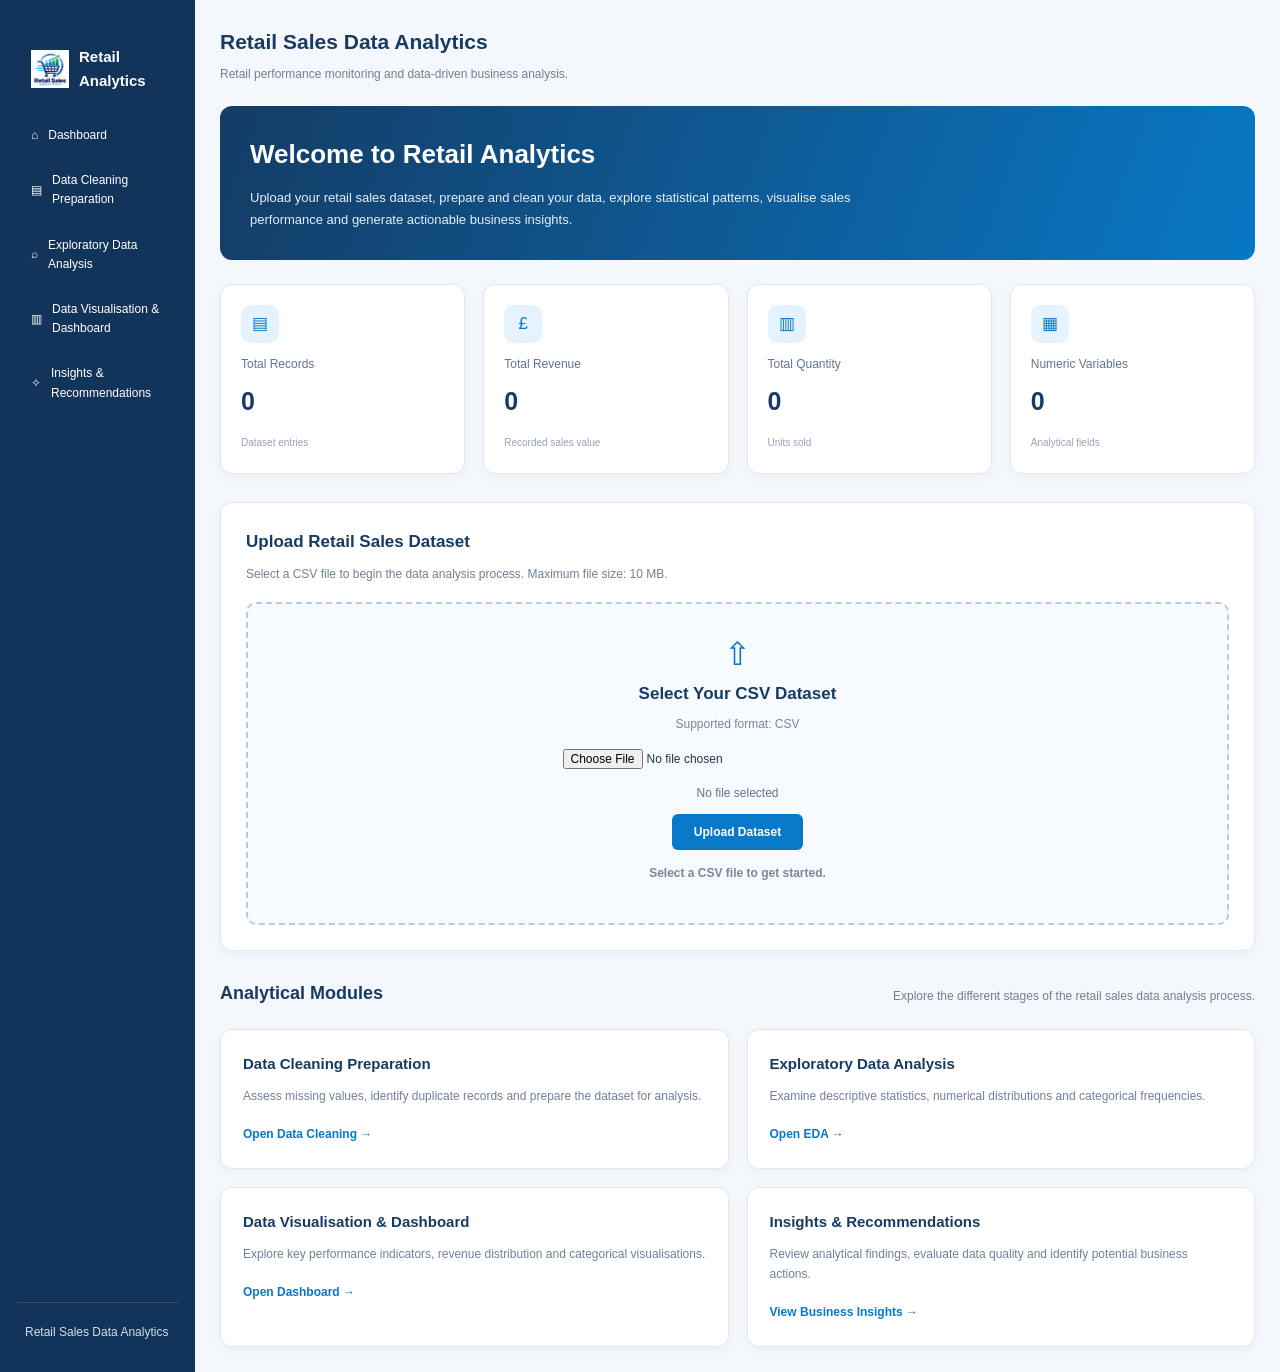
<file: frontend/index.html>
<!DOCTYPE html>
<html lang="en">

<head>
    <meta charset="UTF-8">
    <meta name="viewport" content="width=device-width, initial-scale=1.0">

    <title>Retail Sales Data Analytics</title>

    <link rel="stylesheet" href="css/style.css">

    <style>
        * {
            box-sizing: border-box;
        }

        body {
            margin: 0;
            background: #f4f7fb;
        }

        .app-container {
            display: flex;
            min-height: 100vh;
            width: 100%;
        }

        /* SIDEBAR */

        .sidebar {
            width: 195px;
            min-width: 195px;
            flex: 0 0 195px;
            min-height: 100vh;
            overflow: hidden;
        }

        .sidebar-brand {
            display: flex;
            align-items: center;
            gap: 10px;
            padding: 20px 14px;
        }

        .sidebar-brand img {
            width: 38px !important;
            height: 38px !important;
            max-width: 38px !important;
            object-fit: contain;
            flex-shrink: 0;
        }

        .sidebar-brand h2 {
            font-size: 15px;
            margin: 0;
        }

        .sidebar-nav a {
            display: flex;
            align-items: center;
            gap: 10px;
            padding: 13px 14px;
            font-size: 12px;
            text-decoration: none;
        }

        /* MAIN CONTENT */

        .main-content {
            flex: 1;
            min-width: 0;
            width: calc(100% - 195px);
            padding: 25px;
            overflow: hidden;
        }

        .topbar {
            display: flex;
            align-items: center;
            justify-content: space-between;
            margin-bottom: 22px;
        }

        .topbar h2 {
            color: #173b62;
            font-size: 21px;
            margin: 0 0 6px;
        }

        .topbar p {
            color: #718096;
            font-size: 12px;
            margin: 0;
        }

        .page-content {
            max-width: 1400px;
            margin: auto;
        }

        /* WELCOME BANNER */

        .welcome-section {
            display: flex;
            align-items: center;
            justify-content: space-between;
            min-height: 150px;
            padding: 28px 30px;
            margin-bottom: 24px;
            border-radius: 12px;
            background: linear-gradient(110deg, #143c65, #0878c5);
            color: white;
        }

        .welcome-section h1 {
            color: white;
            font-size: 26px;
            margin: 0 0 12px;
        }

        .welcome-section p {
            color: #e4effa;
            max-width: 650px;
            font-size: 13px;
            line-height: 1.7;
            margin: 0;
        }

        /* KPI CARDS */

        .stats-grid {
            display: grid !important;
            grid-template-columns: repeat(4, minmax(0, 1fr));
            gap: 18px;
            margin: 20px 0 28px;
        }

        .stat-card {
            min-width: 0;
            padding: 20px;
            background: white;
            border: 1px solid #e0e7f0;
            border-radius: 12px;
            box-shadow: 0 3px 12px rgba(20, 50, 85, 0.04);
        }

        .stat-icon {
            display: flex;
            align-items: center;
            justify-content: center;
            width: 38px;
            height: 38px;
            border-radius: 9px;
            background: #e5f2ff;
            color: #0879c9;
            font-size: 17px;
        }

        .stat-card p {
            color: #64748b;
            font-size: 12px;
            margin: 12px 0 7px;
        }

        .stat-card h2 {
            color: #173b62;
            font-size: 25px;
            margin: 7px 0;
            overflow-wrap: anywhere;
        }

        .stat-card small {
            color: #94a3b8;
            font-size: 10px;
        }

        /* CSV UPLOAD */

        .upload-section {
            padding: 25px;
            margin-bottom: 25px;
            background: white;
            border: 1px solid #e0e7f0;
            border-radius: 12px;
            box-shadow: 0 3px 12px rgba(20, 50, 85, 0.04);
        }

        .upload-section h3 {
            color: #173b62;
            font-size: 17px;
            margin: 0 0 8px;
        }

        .upload-section > p {
            color: #718096;
            font-size: 12px;
            line-height: 1.7;
        }

        .upload-area {
            margin-top: 18px;
            padding: 25px;
            text-align: center;
            background: #f7faff;
            border: 2px dashed #b7cce2;
            border-radius: 10px;
        }

        .upload-area input[type="file"] {
            display: block;
            width: 100%;
            max-width: 350px;
            margin: 15px auto;
            font-size: 12px;
        }

        .upload-area button {
            padding: 11px 22px;
            border: none;
            border-radius: 6px;
            background: #0879c9;
            color: white;
            font-size: 12px;
            font-weight: 600;
            cursor: pointer;
        }

        .upload-area button:hover {
            background: #0666a9;
        }

        .upload-area button:disabled {
            opacity: 0.6;
            cursor: not-allowed;
        }

        #fileName {
            display: block;
            margin: 10px 0;
            color: #64748b;
            font-size: 12px;
        }

        .upload-status {
            margin-top: 14px;
            font-size: 12px;
            line-height: 1.6;
        }

        .upload-status.success {
            color: #16865e;
        }

        .upload-status.error {
            color: #dc3545;
        }

        .upload-status.loading {
            color: #0879c9;
        }

        /* MODULE CARDS */

        .section-heading {
            margin: 28px 0 15px;
        }

        .section-heading h3 {
            color: #173b62;
            font-size: 18px;
            margin: 0 0 6px;
        }

        .section-heading p {
            color: #718096;
            font-size: 12px;
            margin: 0;
        }

        .module-grid {
            display: grid;
            grid-template-columns: repeat(2, minmax(0, 1fr));
            gap: 18px;
        }

        .module-card {
            display: block;
            padding: 22px;
            background: white;
            border: 1px solid #e0e7f0;
            border-radius: 12px;
            text-decoration: none;
            box-shadow: 0 3px 12px rgba(20, 50, 85, 0.04);
            transition: transform 0.2s, box-shadow 0.2s;
        }

        .module-card:hover {
            transform: translateY(-3px);
            box-shadow: 0 7px 18px rgba(20, 50, 85, 0.09);
        }

        .module-card h3 {
            color: #173b62;
            font-size: 15px;
            margin: 0 0 10px;
        }

        .module-card p {
            color: #718096;
            font-size: 12px;
            line-height: 1.7;
            margin: 0 0 14px;
        }

        .module-link {
            color: #0879c9;
            font-size: 12px;
            font-weight: 600;
        }

        /* RESPONSIVE */

        @media (max-width: 1050px) {
            .stats-grid {
                grid-template-columns: repeat(2, minmax(0, 1fr));
            }
        }

        @media (max-width: 750px) {
            .app-container {
                display: block;
            }

            .sidebar {
                width: 100%;
                min-width: 0;
                min-height: auto;
                flex: none;
            }

            .main-content {
                width: 100%;
                padding: 16px;
            }

            .module-grid {
                grid-template-columns: 1fr;
            }

            .welcome-section {
                padding: 22px;
            }
        }

        @media (max-width: 480px) {
            .stats-grid {
                grid-template-columns: 1fr;
            }
        }
    </style>

</head>

<body>

<div class="app-container">

    <!-- SIDEBAR -->

    <aside class="sidebar">

        <div class="sidebar-brand">

            <img
                src="assets/logo.png"
                alt="Retail Analytics Logo"
            >

            <h2>Retail Analytics</h2>

        </div>

        <nav class="sidebar-nav">

            <a href="index.html" class="active">
                <span>⌂</span>
                Dashboard
            </a>

            <a href="cleaning.html">
                <span>▤</span>
                Data Cleaning Preparation
            </a>

            <a href="eda.html">
                <span>⌕</span>
                Exploratory Data Analysis
            </a>

            <a href="dashboard.html">
                <span>▥</span>
                Data Visualisation & Dashboard
            </a>

            <a href="insights.html">
                <span>✧</span>
                Insights & Recommendations
            </a>

        </nav>

        <div class="sidebar-footer">
            <p>Retail Sales Data Analytics</p>
        </div>

    </aside>


    <!-- MAIN CONTENT -->

    <main class="main-content">

        <!-- TOPBAR -->

        <header class="topbar">

            <div>

                <h2>Retail Sales Data Analytics</h2>

                <p>
                    Retail performance monitoring and data-driven
                    business analysis.
                </p>

            </div>

        </header>


        <section class="page-content">


            <!-- WELCOME BANNER -->

            <div class="welcome-section">

                <div>

                    <h1>Welcome to Retail Analytics</h1>

                    <p>
                        Upload your retail sales dataset, prepare and
                        clean your data, explore statistical patterns,
                        visualise sales performance and generate
                        actionable business insights.
                    </p>

                </div>

            </div>


            <!-- KPI CARDS -->

            <div class="stats-grid">

                <div class="stat-card">

                    <div class="stat-icon">▤</div>

                    <p>Total Records</p>

                    <h2 id="totalRecords">0</h2>

                    <small>Dataset entries</small>

                </div>


                <div class="stat-card">

                    <div class="stat-icon">£</div>

                    <p>Total Revenue</p>

                    <h2 id="totalRevenue">0</h2>

                    <small>Recorded sales value</small>

                </div>


                <div class="stat-card">

                    <div class="stat-icon">▥</div>

                    <p>Total Quantity</p>

                    <h2 id="totalQuantity">0</h2>

                    <small>Units sold</small>

                </div>


                <div class="stat-card">

                    <div class="stat-icon">▦</div>

                    <p>Numeric Variables</p>

                    <h2 id="totalColumns">0</h2>

                    <small>Analytical fields</small>

                </div>

            </div>


            <!-- CSV UPLOAD SECTION -->

            <div class="upload-section">

                <h3>Upload Retail Sales Dataset</h3>

                <p>
                    Select a CSV file to begin the data analysis process.
                    Maximum file size: 10 MB.
                </p>

                <div class="upload-area">

                    <div style="font-size:32px;color:#0879c9;">
                        ⇧
                    </div>

                    <h3>Select Your CSV Dataset</h3>

                    <p>
                        Supported format: CSV
                    </p>

                    <input
                        type="file"
                        id="csvFile"
                        accept=".csv,text/csv"
                    >

                    <span id="fileName">
                        No file selected
                    </span>

                    <button
                        id="uploadButton"
                        type="button"
                        onclick="uploadCSV()"
                    >
                        Upload Dataset
                    </button>

                    <p
                        id="uploadStatus"
                        class="upload-status"
                        aria-live="polite"
                    >
                        Select a CSV file to get started.
                    </p>

                </div>

            </div>


            <!-- ANALYTICAL MODULES -->

            <div class="section-heading">

                <h3>Analytical Modules</h3>

                <p>
                    Explore the different stages of the retail
                    sales data analysis process.
                </p>

            </div>


            <div class="module-grid">


                <!-- DATA CLEANING -->

                <a href="cleaning.html" class="module-card">

                    <h3>Data Cleaning Preparation</h3>

                    <p>
                        Assess missing values, identify duplicate
                        records and prepare the dataset for analysis.
                    </p>

                    <span class="module-link">
                        Open Data Cleaning →
                    </span>

                </a>


                <!-- EDA -->

                <a href="eda.html" class="module-card">

                    <h3>Exploratory Data Analysis</h3>

                    <p>
                        Examine descriptive statistics, numerical
                        distributions and categorical frequencies.
                    </p>

                    <span class="module-link">
                        Open EDA →
                    </span>

                </a>


                <!-- DASHBOARD -->

                <a href="dashboard.html" class="module-card">

                    <h3>Data Visualisation & Dashboard</h3>

                    <p>
                        Explore key performance indicators, revenue
                        distribution and categorical visualisations.
                    </p>

                    <span class="module-link">
                        Open Dashboard →
                    </span>

                </a>


                <!-- INSIGHTS -->

                <a href="insights.html" class="module-card">

                    <h3>Insights & Recommendations</h3>

                    <p>
                        Review analytical findings, evaluate data
                        quality and identify potential business actions.
                    </p>

                    <span class="module-link">
                        View Business Insights →
                    </span>

                </a>

            </div>


        </section>

    </main>

</div>


<!-- CSV UPLOAD JAVASCRIPT -->

<script src="js/main.js"></script>
<script src="js/upload.js"></script>

</body>

</html>
</file>
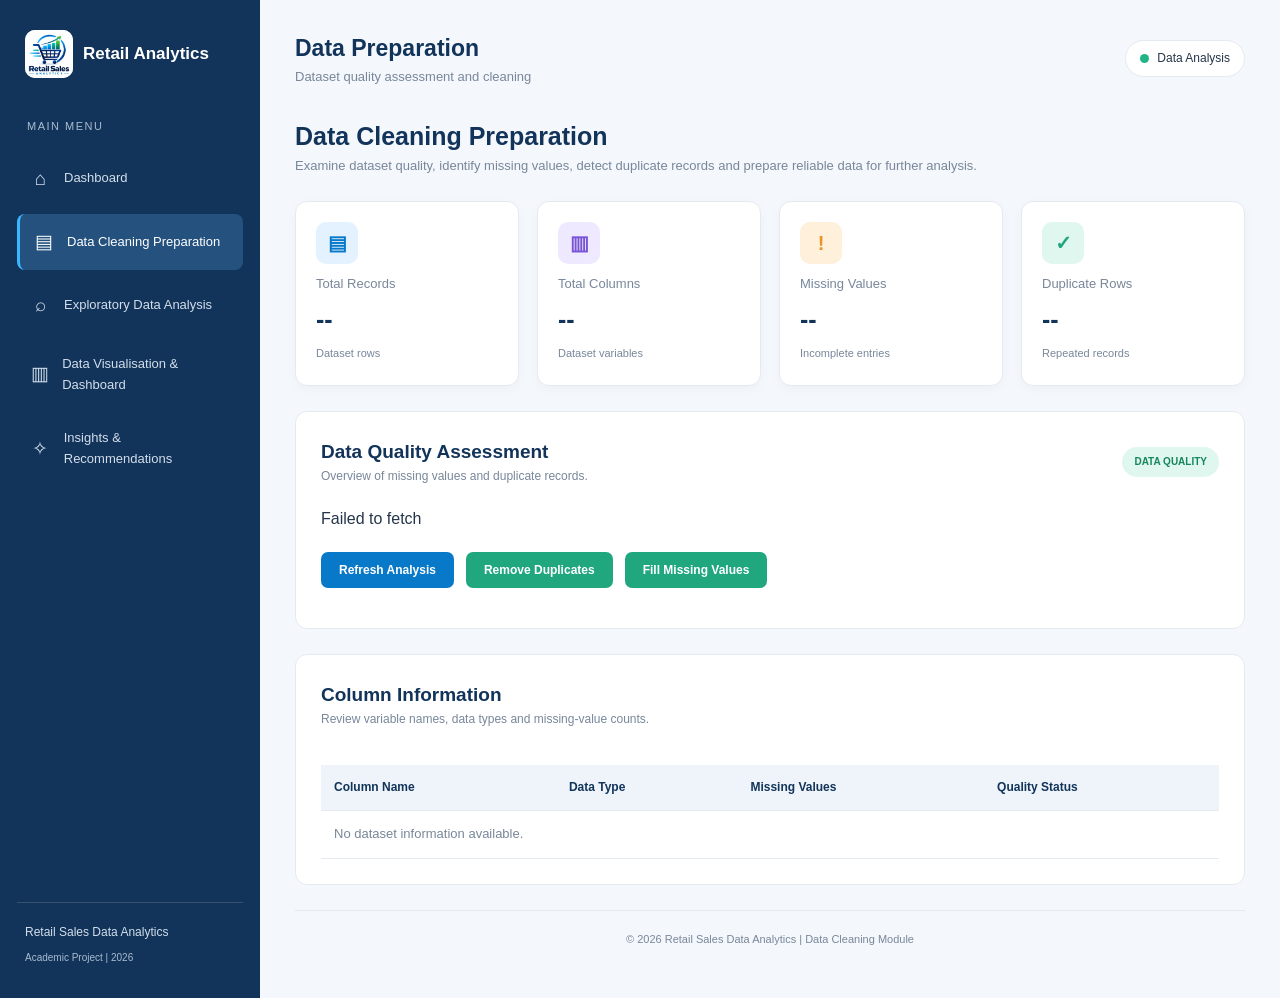
<file: frontend/cleaning.html>
<!DOCTYPE html>
<html lang="en">
<head>
    <meta charset="UTF-8">
    <meta name="viewport" content="width=device-width, initial-scale=1.0">

    <title>Data Cleaning Preparation | Retail Analytics</title>

    <link rel="stylesheet" href="css/style.css">

    <style>
        .page-header {
            margin-bottom: 25px;
        }

        .page-header h1 {
            color: #12345a;
            font-size: 25px;
        }

        .page-header p {
            color: #78879a;
            font-size: 13px;
        }

        .cleaning-actions {
            display: flex;
            gap: 12px;
            flex-wrap: wrap;
            margin-top: 20px;
        }

        .action-btn {
            border: none;
            padding: 11px 18px;
            border-radius: 7px;
            color: white;
            background: #0879c9;
            font-size: 12px;
            font-weight: 600;
        }

        .action-btn.green-btn {
            background: #20a77d;
        }

        .action-btn:hover {
            opacity: 0.85;
        }

        .action-btn:disabled {
            opacity: 0.5;
            cursor: not-allowed;
        }

        .data-table {
            width: 100%;
            border-collapse: collapse;
            margin-top: 15px;
            font-size: 12px;
        }

        .data-table th {
            background: #eef4fa;
            color: #12345a;
            text-align: left;
        }

        .data-table th,
        .data-table td {
            padding: 13px;
            border-bottom: 1px solid #e5eaf1;
        }

        .data-table tr:hover {
            background: #f8fbff;
        }

        .result-message {
            margin-top: 15px;
            font-size: 13px;
            font-weight: 600;
        }

        .table-wrapper {
            overflow-x: auto;
        }

        .quality-indicator {
            display: inline-block;
            padding: 5px 10px;
            border-radius: 15px;
            background: #e0f7ef;
            color: #16865e;
            font-size: 11px;
        }

        .warning-indicator {
            background: #fff0dc;
            color: #c27b15;
        }

        .empty-state {
            color: #78879a;
            padding: 20px 0;
            font-size: 13px;
        }
    </style>
</head>

<body>

<div class="app-container">

    <!-- SIDEBAR -->
    <aside class="sidebar">

        <div class="brand">
            <img src="assets/logo.png" alt="Retail Analytics Logo">
            <h2>Retail Analytics</h2>
        </div>

        <p class="menu-label">MAIN MENU</p>

        <nav class="navigation">

            <a href="index.html" class="nav-link">
                <span>⌂</span> Dashboard
            </a>

            <a href="cleaning.html" class="nav-link active">
                <span>▤</span> Data Cleaning Preparation
            </a>

            <a href="eda.html" class="nav-link">
                <span>⌕</span> Exploratory Data Analysis
            </a>

            <a href="dashboard.html" class="nav-link">
                <span>▥</span> Data Visualisation & Dashboard
            </a>

            <a href="insights.html" class="nav-link">
                <span>✧</span> Insights & Recommendations
            </a>

        </nav>

        <div class="sidebar-footer">
            <p>Retail Sales Data Analytics</p>
            <small>Academic Project | 2026</small>
        </div>

    </aside>


    <!-- MAIN CONTENT -->
    <main class="main-content">

        <header class="topbar">

            <div>
                <h2>Data Preparation</h2>
                <p>Dataset quality assessment and cleaning</p>
            </div>

            <div class="system-status">
                <span class="status-dot"></span>
                Data Analysis
            </div>

        </header>


        <!-- PAGE INTRODUCTION -->
        <section class="page-header">

            <h1>Data Cleaning Preparation</h1>

            <p>
                Examine dataset quality, identify missing values,
                detect duplicate records and prepare reliable
                data for further analysis.
            </p>

        </section>


        <!-- DATASET SUMMARY -->
        <section class="kpi-grid">

            <div class="kpi-card">
                <div class="kpi-icon blue">▤</div>
                <p>Total Records</p>
                <h2 id="cleanRows">--</h2>
                <small>Dataset rows</small>
            </div>

            <div class="kpi-card">
                <div class="kpi-icon purple">▥</div>
                <p>Total Columns</p>
                <h2 id="cleanColumns">--</h2>
                <small>Dataset variables</small>
            </div>

            <div class="kpi-card">
                <div class="kpi-icon orange">!</div>
                <p>Missing Values</p>
                <h2 id="missingValues">--</h2>
                <small>Incomplete entries</small>
            </div>

            <div class="kpi-card">
                <div class="kpi-icon green">✓</div>
                <p>Duplicate Rows</p>
                <h2 id="duplicateRows">--</h2>
                <small>Repeated records</small>
            </div>

        </section>


        <!-- DATA QUALITY -->
        <section class="content-card">

            <div class="section-heading">

                <div>
                    <h2>Data Quality Assessment</h2>

                    <p>
                        Overview of missing values and duplicate records.
                    </p>
                </div>

                <span class="csv-badge">DATA QUALITY</span>

            </div>

            <div id="qualityStatus" class="empty-state">
                Upload a CSV dataset to view its quality assessment.
            </div>

            <div class="cleaning-actions">

                <button
                    class="action-btn"
                    id="refreshBtn"
                    onclick="loadCleaningData()">
                    Refresh Analysis
                </button>

                <button
                    class="action-btn green-btn"
                    id="duplicateBtn"
                    onclick="applyCleaning('remove_duplicates')">
                    Remove Duplicates
                </button>

                <button
                    class="action-btn green-btn"
                    id="missingBtn"
                    onclick="applyCleaning('fill_missing')">
                    Fill Missing Values
                </button>

            </div>

            <div id="cleaningMessage" class="result-message"></div>

        </section>


        <!-- COLUMN DETAILS -->
        <section class="content-card">

            <div class="section-heading">

                <div>
                    <h2>Column Information</h2>

                    <p>
                        Review variable names, data types
                        and missing-value counts.
                    </p>
                </div>

            </div>

            <div class="table-wrapper">

                <table class="data-table">

                    <thead>
                        <tr>
                            <th>Column Name</th>
                            <th>Data Type</th>
                            <th>Missing Values</th>
                            <th>Quality Status</th>
                        </tr>
                    </thead>

                    <tbody id="columnTable">

                        <tr>
                            <td colspan="4" class="empty-state">
                                No dataset information available.
                            </td>
                        </tr>

                    </tbody>

                </table>

            </div>

        </section>


        <!-- FOOTER -->
        <footer>
            <p>
                © 2026 Retail Sales Data Analytics |
                Data Cleaning Module
            </p>
        </footer>

    </main>

</div>


<script src="js/cleaning.js"></script>

</body>
</html>
</file>
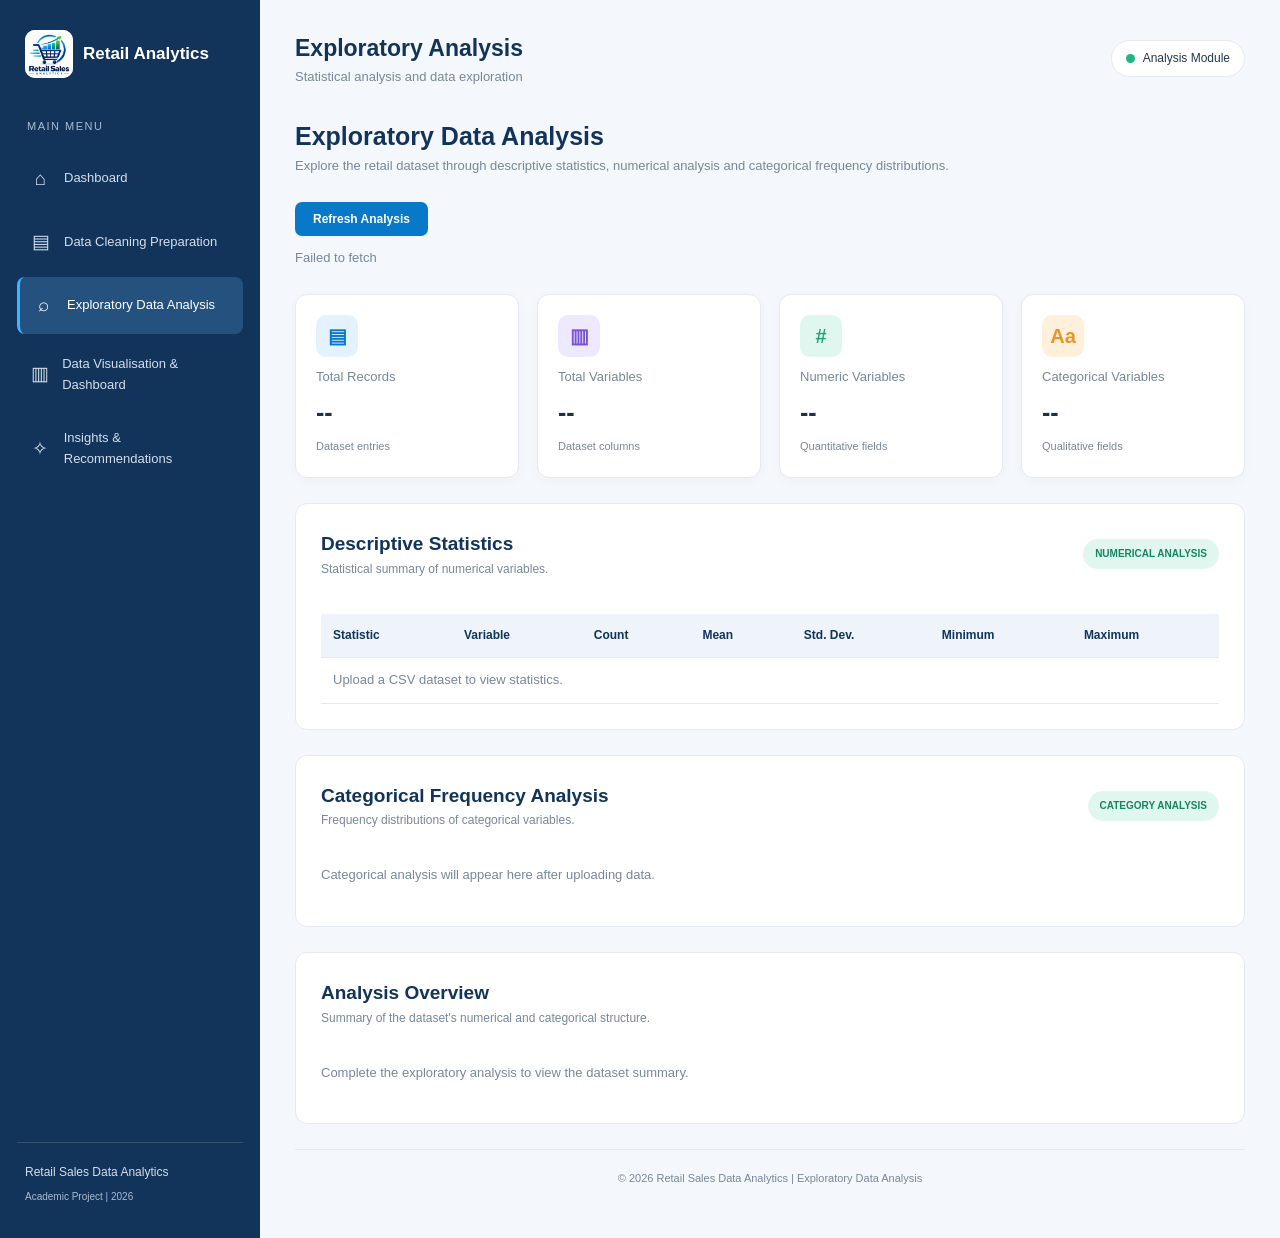
<file: frontend/eda.html>
<!DOCTYPE html>
<html lang="en">

<head>
    <meta charset="UTF-8">
    <meta name="viewport" content="width=device-width, initial-scale=1.0">

    <title>Exploratory Data Analysis | Retail Analytics</title>

    <link rel="stylesheet" href="css/style.css">

    <style>
        .page-header {
            margin-bottom: 25px;
        }

        .page-header h1 {
            color: #12345a;
            font-size: 25px;
        }

        .page-header p {
            color: #78879a;
            font-size: 13px;
        }

        .eda-grid {
            display: grid;
            grid-template-columns: repeat(2, 1fr);
            gap: 18px;
            margin-bottom: 25px;
        }

        .eda-card {
            background: white;
            border: 1px solid #e5eaf1;
            border-radius: 12px;
            padding: 22px;
            min-width: 0;
        }

        .eda-card h3 {
            color: #12345a;
            font-size: 16px;
            margin-bottom: 8px;
        }

        .eda-card p {
            color: #78879a;
            font-size: 12px;
        }

        .table-wrapper {
            overflow-x: auto;
        }

        .data-table {
            width: 100%;
            border-collapse: collapse;
            margin-top: 15px;
            font-size: 12px;
        }

        .data-table th {
            background: #eef4fa;
            color: #12345a;
            text-align: left;
        }

        .data-table th,
        .data-table td {
            padding: 12px;
            border-bottom: 1px solid #e5eaf1;
        }

        .data-table tbody tr:hover {
            background: #f8fbff;
        }

        .refresh-btn {
            border: none;
            padding: 10px 18px;
            background: #0879c9;
            color: white;
            border-radius: 7px;
            font-size: 12px;
            font-weight: 600;
            cursor: pointer;
        }

        .refresh-btn:hover {
            background: #075fa0;
        }

        .analysis-status {
            font-size: 13px;
            margin-top: 12px;
            color: #0879c9;
        }

        .frequency-section {
            margin-bottom: 25px;
        }

        .frequency-block {
            margin-top: 18px;
            padding: 15px;
            background: #f8fbfe;
            border-radius: 8px;
        }

        .frequency-block h4 {
            color: #12345a;
            font-size: 13px;
            margin-bottom: 10px;
        }

        .frequency-block p {
            padding: 5px 0;
            border-bottom: 1px solid #e5eaf1;
        }

        .empty-state {
            color: #78879a;
            font-size: 13px;
            padding: 15px 0;
        }

        @media (max-width: 750px) {
            .eda-grid {
                grid-template-columns: 1fr;
            }
        }
    </style>

</head>

<body>

<div class="app-container">

    <!-- SIDEBAR -->

    <aside class="sidebar">

        <div class="brand">

            <img src="assets/logo.png" alt="Retail Analytics Logo">

            <h2>Retail Analytics</h2>

        </div>

        <p class="menu-label">MAIN MENU</p>

        <nav class="navigation">

            <a href="index.html" class="nav-link">
                <span>⌂</span> Dashboard
            </a>

            <a href="cleaning.html" class="nav-link">
                <span>▤</span> Data Cleaning Preparation
            </a>

            <a href="eda.html" class="nav-link active">
                <span>⌕</span> Exploratory Data Analysis
            </a>

            <a href="dashboard.html" class="nav-link">
                <span>▥</span> Data Visualisation & Dashboard
            </a>

            <a href="insights.html" class="nav-link">
                <span>✧</span> Insights & Recommendations
            </a>

        </nav>

        <div class="sidebar-footer">

            <p>Retail Sales Data Analytics</p>

            <small>Academic Project | 2026</small>

        </div>

    </aside>


    <!-- MAIN CONTENT -->

    <main class="main-content">

        <!-- TOP BAR -->

        <header class="topbar">

            <div>
                <h2>Exploratory Analysis</h2>
                <p>Statistical analysis and data exploration</p>
            </div>

            <div class="system-status">
                <span class="status-dot"></span>
                Analysis Module
            </div>

        </header>


        <!-- PAGE HEADER -->

        <section class="page-header">

            <h1>Exploratory Data Analysis</h1>

            <p>
                Explore the retail dataset through descriptive
                statistics, numerical analysis and categorical
                frequency distributions.
            </p>

            <br>

            <button class="refresh-btn" onclick="loadEDA()">
                Refresh Analysis
            </button>

            <p id="edaStatus" class="analysis-status">
                Waiting for dataset...
            </p>

        </section>


        <!-- DATASET OVERVIEW -->

        <section class="kpi-grid">

            <div class="kpi-card">

                <div class="kpi-icon blue">▤</div>

                <p>Total Records</p>

                <h2 id="edaRows">--</h2>

                <small>Dataset entries</small>

            </div>


            <div class="kpi-card">

                <div class="kpi-icon purple">▥</div>

                <p>Total Variables</p>

                <h2 id="edaColumns">--</h2>

                <small>Dataset columns</small>

            </div>

            <div class="kpi-card">

                <div class="kpi-icon green">#</div>

                <p>Numeric Variables</p>

                <h2 id="numericCount">--</h2>

                <small>Quantitative fields</small>

            </div>

            <div class="kpi-card">

                <div class="kpi-icon orange">Aa</div>

                <p>Categorical Variables</p>

                <h2 id="categoricalCount">--</h2>

                <small>Qualitative fields</small>

            </div>

        </section>


        <!-- DESCRIPTIVE STATISTICS -->

        <section class="content-card">

            <div class="section-heading">

                <div>

                    <h2>Descriptive Statistics</h2>

                    <p>
                        Statistical summary of numerical variables.
                    </p>

                </div>

                <span class="csv-badge">NUMERICAL ANALYSIS</span>

            </div>

            <div class="table-wrapper">

                <table class="data-table">

                    <thead>

                        <tr>
                            <th>Statistic</th>
                            <th>Variable</th>
                            <th>Count</th>
                            <th>Mean</th>
                            <th>Std. Dev.</th>
                            <th>Minimum</th>
                            <th>Maximum</th>
                        </tr>

                    </thead>

                    <tbody id="statisticsTable">

                        <tr>
                            <td colspan="7" class="empty-state">
                                Upload a CSV dataset to view statistics.
                            </td>
                        </tr>

                    </tbody>

                </table>

            </div>

        </section>


        <!-- CATEGORICAL ANALYSIS -->

        <section class="content-card frequency-section">

            <div class="section-heading">

                <div>

                    <h2>Categorical Frequency Analysis</h2>

                    <p>
                        Frequency distributions of categorical variables.
                    </p>

                </div>

                <span class="csv-badge">CATEGORY ANALYSIS</span>

            </div>

            <div id="categoricalResults">

                <p class="empty-state">
                    Categorical analysis will appear here after uploading data.
                </p>

            </div>

        </section>


        <!-- ANALYSIS INTERPRETATION -->

        <section class="content-card">

            <div class="section-heading">

                <div>

                    <h2>Analysis Overview</h2>

                    <p>
                        Summary of the dataset's numerical and
                        categorical structure.
                    </p>

                </div>

            </div>

            <div id="analysisSummary" class="empty-state">

                Complete the exploratory analysis to view
                the dataset summary.

            </div>

        </section>


        <!-- FOOTER -->

        <footer>

            <p>
                © 2026 Retail Sales Data Analytics |
                Exploratory Data Analysis
            </p>

        </footer>

    </main>

</div>


<script src="js/eda.js"></script>

</body>

</html>
</file>
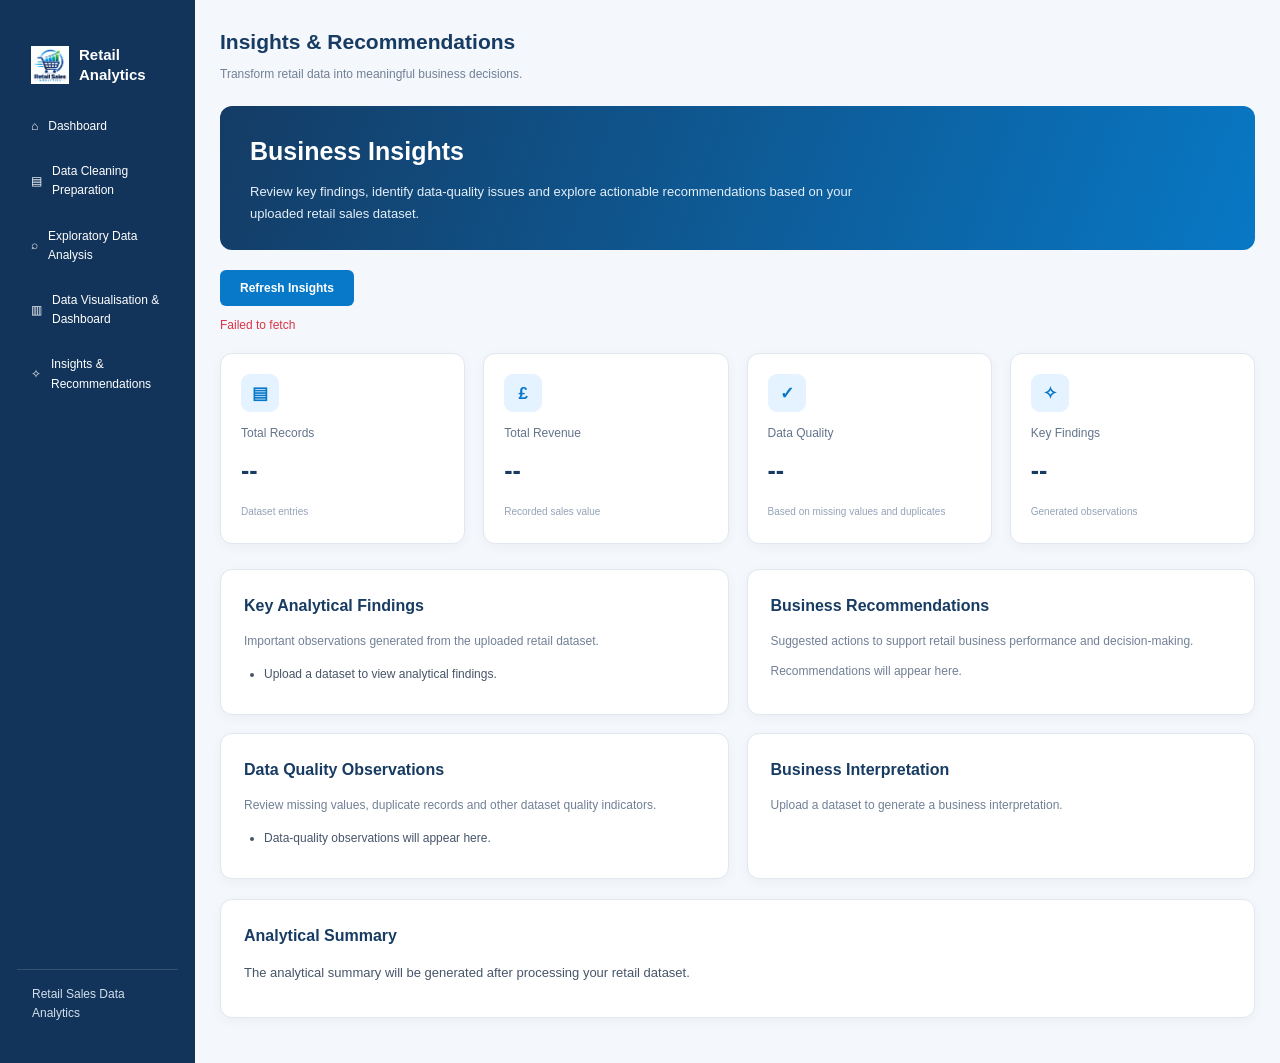
<file: frontend/insights.html>
<!DOCTYPE html>
<html lang="en">

<head>
    <meta charset="UTF-8">
    <meta name="viewport" content="width=device-width, initial-scale=1.0">

    <title>Insights & Recommendations | Retail Sales Analytics</title>

    <link rel="stylesheet" href="css/style.css">

    <style>
        /* ==============================
           GENERAL PAGE LAYOUT
        ============================== */

        * {
            box-sizing: border-box;
        }

        html,
        body {
            margin: 0;
            padding: 0;
            min-height: 100%;
        }

        body {
            overflow-x: hidden;
        }

        .app-container {
            display: flex;
            width: 100%;
            min-height: 100vh;
        }

        /* ==============================
           SIDEBAR
        ============================== */

        .sidebar {
            width: 195px;
            min-width: 195px;
            flex: 0 0 195px;
            min-height: 100vh;
            overflow: hidden;
        }

        .sidebar-brand {
            display: flex;
            align-items: center;
            gap: 10px;
            padding: 20px 14px;
        }

        .sidebar-brand img {
            display: block;
            width: 38px !important;
            height: 38px !important;
            max-width: 38px !important;
            object-fit: contain;
            flex-shrink: 0;
        }

        .sidebar-brand h2 {
            font-size: 15px;
            line-height: 1.3;
            margin: 0;
        }

        .sidebar-nav a {
            display: flex;
            align-items: center;
            gap: 10px;
            padding: 13px 14px;
            font-size: 12px;
            text-decoration: none;
        }

        .sidebar-footer {
            padding: 15px;
            font-size: 11px;
        }

        /* ==============================
           MAIN CONTENT
        ============================== */

        .main-content {
            flex: 1;
            min-width: 0;
            width: calc(100% - 195px);
            padding: 25px;
            overflow: hidden;
            background: #f4f7fb;
        }

        .topbar {
            display: flex;
            align-items: center;
            justify-content: space-between;
            margin-bottom: 22px;
        }

        .topbar h2 {
            margin: 0 0 6px;
            font-size: 21px;
            color: #173b62;
        }

        .topbar p {
            margin: 0;
            color: #718096;
            font-size: 12px;
        }

        .page-content {
            width: 100%;
            max-width: 1400px;
            margin: 0 auto;
        }

        /* ==============================
           WELCOME SECTION
        ============================== */

        .welcome-section {
            display: flex;
            align-items: center;
            justify-content: space-between;
            min-height: 130px;
            padding: 25px 30px;
            margin-bottom: 20px;
            border-radius: 12px;
            background: linear-gradient(110deg, #143c65, #0878c5);
            color: white;
        }

        .welcome-section h1 {
            margin: 0 0 10px;
            font-size: 25px;
            color: white;
        }

        .welcome-section p {
            max-width: 650px;
            margin: 0;
            color: #e4effa;
            font-size: 13px;
            line-height: 1.7;
        }

        /* ==============================
           ACTION BUTTON AND STATUS
        ============================== */

        .insight-actions {
            display: flex;
            align-items: center;
            gap: 12px;
            margin: 18px 0 10px;
        }

        .insight-actions button {
            padding: 11px 20px;
            border: none;
            border-radius: 6px;
            background: #0879c9;
            color: white;
            font-size: 12px;
            font-weight: 600;
            cursor: pointer;
        }

        .insight-actions button:hover {
            background: #0666a9;
        }

        .insight-status {
            min-height: 18px;
            margin: 8px 0 18px;
            font-size: 12px;
        }

        .insight-status.success {
            color: #16865e;
        }

        .insight-status.error {
            color: #dc3545;
        }

        .insight-status.loading {
            color: #0879c9;
        }

        /* ==============================
           KPI CARDS
        ============================== */

        .stats-grid {
            display: grid !important;
            grid-template-columns: repeat(4, minmax(0, 1fr));
            gap: 18px;
            width: 100%;
            margin: 18px 0 25px;
        }

        .stat-card {
            min-width: 0;
            padding: 20px;
            background: white;
            border: 1px solid #e0e7f0;
            border-radius: 12px;
            box-shadow: 0 3px 12px rgba(20, 50, 85, 0.04);
        }

        .stat-card p {
            margin: 12px 0 7px;
            color: #64748b;
            font-size: 12px;
        }

        .stat-card h2 {
            margin: 7px 0;
            color: #173b62;
            font-size: 25px;
            font-weight: 700;
            overflow-wrap: anywhere;
        }

        .stat-card small {
            color: #94a3b8;
            font-size: 10px;
        }

        .stat-icon {
            display: flex;
            align-items: center;
            justify-content: center;
            width: 38px;
            height: 38px;
            border-radius: 9px;
            background: #e5f2ff;
            color: #0879c9;
            font-size: 17px;
            font-weight: 600;
        }

        /* ==============================
           INSIGHT CONTENT CARDS
        ============================== */

        .insight-grid {
            display: grid;
            grid-template-columns: repeat(2, minmax(0, 1fr));
            gap: 18px;
            margin-top: 22px;
        }

        .insight-card {
            min-width: 0;
            padding: 23px;
            background: white;
            border: 1px solid #e0e7f0;
            border-radius: 12px;
            box-shadow: 0 3px 12px rgba(20, 50, 85, 0.04);
        }

        .insight-card h3 {
            margin: 0 0 12px;
            color: #173b62;
            font-size: 16px;
        }

        .insight-card p {
            margin: 0 0 10px;
            color: #718096;
            font-size: 12px;
            line-height: 1.7;
        }

        .insight-list {
            margin: 12px 0 0;
            padding-left: 20px;
            color: #475569;
            font-size: 12px;
            line-height: 1.9;
        }

        .insight-list li {
            margin-bottom: 5px;
            overflow-wrap: anywhere;
        }

        /* ==============================
           RECOMMENDATIONS
        ============================== */

        .recommendation-item {
            margin-top: 12px;
            padding: 14px 16px;
            background: #f4f8fc;
            border-left: 4px solid #1685d1;
            border-radius: 6px;
            color: #334155;
            font-size: 12px;
            line-height: 1.7;
            overflow-wrap: anywhere;
        }

        /* ==============================
           ANALYTICAL SUMMARY
        ============================== */

        .summary-card {
            margin-top: 20px;
            margin-bottom: 20px;
        }

        .summary-card p {
            color: #475569;
            font-size: 13px;
            line-height: 1.8;
        }

        /* ==============================
           RESPONSIVE DESIGN
        ============================== */

        @media (max-width: 1100px) {
            .stats-grid {
                grid-template-columns: repeat(2, minmax(0, 1fr));
            }
        }

        @media (max-width: 750px) {
            .app-container {
                display: block;
            }

            .sidebar {
                width: 100%;
                min-width: 0;
                min-height: auto;
                flex: none;
            }

            .main-content {
                width: 100%;
                padding: 16px;
            }

            .insight-grid {
                grid-template-columns: 1fr;
            }

            .welcome-section {
                padding: 22px;
            }

            .welcome-section h1 {
                font-size: 21px;
            }
        }

        @media (max-width: 480px) {
            .stats-grid {
                grid-template-columns: 1fr;
            }

            .insight-card {
                padding: 18px;
            }
        }
    </style>

</head>

<body>

<div class="app-container">

    <!-- SIDEBAR -->
    <aside class="sidebar">

        <div class="sidebar-brand">

            <img
                src="assets/logo.png"
                alt="Retail Analytics Logo"
            >

            <h2>Retail Analytics</h2>

        </div>

        <nav class="sidebar-nav">

            <a href="index.html">
                <span>⌂</span>
                Dashboard
            </a>

            <a href="cleaning.html">
                <span>▤</span>
                Data Cleaning Preparation
            </a>

            <a href="eda.html">
                <span>⌕</span>
                Exploratory Data Analysis
            </a>

            <a href="dashboard.html">
                <span>▥</span>
                Data Visualisation & Dashboard
            </a>

            <a href="insights.html" class="active">
                <span>✧</span>
                Insights & Recommendations
            </a>

        </nav>

        <div class="sidebar-footer">
            <p>Retail Sales Data Analytics</p>
        </div>

    </aside>


    <!-- MAIN CONTENT -->
    <main class="main-content">

        <!-- TOPBAR -->
        <header class="topbar">

            <div>
                <h2>Insights & Recommendations</h2>

                <p>
                    Transform retail data into meaningful business decisions.
                </p>
            </div>

        </header>


        <section class="page-content">

            <!-- WELCOME BANNER -->
            <div class="welcome-section">

                <div>

                    <h1>Business Insights</h1>

                    <p>
                        Review key findings, identify data-quality issues
                        and explore actionable recommendations based on
                        your uploaded retail sales dataset.
                    </p>

                </div>

            </div>


            <!-- REFRESH BUTTON -->
            <div class="insight-actions">

                <button
                    type="button"
                    onclick="loadInsights()"
                >
                    Refresh Insights
                </button>

            </div>

            <p
                id="insightStatus"
                class="insight-status loading"
                aria-live="polite"
            >
                Upload a dataset to generate insights.
            </p>


            <!-- KPI CARDS -->
            <div class="stats-grid">

                <div class="stat-card">

                    <div class="stat-icon">▤</div>

                    <p>Total Records</p>

                    <h2 id="insightRecords">--</h2>

                    <small>Dataset entries</small>

                </div>


                <div class="stat-card">

                    <div class="stat-icon">£</div>

                    <p>Total Revenue</p>

                    <h2 id="insightRevenue">--</h2>

                    <small>Recorded sales value</small>

                </div>


                <div class="stat-card">

                    <div class="stat-icon">✓</div>

                    <p>Data Quality</p>

                    <h2 id="insightQuality">--</h2>

                    <small>Based on missing values and duplicates</small>

                </div>


                <div class="stat-card">

                    <div class="stat-icon">✧</div>

                    <p>Key Findings</p>

                    <h2 id="insightCount">--</h2>

                    <small>Generated observations</small>

                </div>

            </div>


            <!-- ANALYTICAL FINDINGS AND RECOMMENDATIONS -->
            <div class="insight-grid">


                <!-- KEY FINDINGS -->
                <div class="insight-card">

                    <h3>Key Analytical Findings</h3>

                    <p>
                        Important observations generated from the
                        uploaded retail dataset.
                    </p>

                    <ul
                        id="findingsList"
                        class="insight-list"
                    >

                        <li>
                            Upload a dataset to view analytical findings.
                        </li>

                    </ul>

                </div>


                <!-- BUSINESS RECOMMENDATIONS -->
                <div class="insight-card">

                    <h3>Business Recommendations</h3>

                    <p>
                        Suggested actions to support retail business
                        performance and decision-making.
                    </p>

                    <div id="recommendationsList">

                        <p>
                            Recommendations will appear here.
                        </p>

                    </div>

                </div>


                <!-- DATA QUALITY -->
                <div class="insight-card">

                    <h3>Data Quality Observations</h3>

                    <p>
                        Review missing values, duplicate records and
                        other dataset quality indicators.
                    </p>

                    <ul
                        id="qualityList"
                        class="insight-list"
                    >

                        <li>
                            Data-quality observations will appear here.
                        </li>

                    </ul>

                </div>


                <!-- BUSINESS INTERPRETATION -->
                <div class="insight-card">

                    <h3>Business Interpretation</h3>

                    <p id="businessInterpretation">

                        Upload a dataset to generate a business interpretation.

                    </p>

                </div>

            </div>


            <!-- ANALYTICAL SUMMARY -->
            <div class="insight-card summary-card">

                <h3>Analytical Summary</h3>

                <p id="analyticalSummary">

                    The analytical summary will be generated after
                    processing your retail dataset.

                </p>

            </div>


        </section>

    </main>

</div>


<!-- JAVASCRIPT -->
<script src="js/insights.js"></script>

</body>
</html>
</file>
<file: frontend/css/style.css>
/* =====================================
   RETAIL SALES DATA ANALYTICS
   Main Website Stylesheet
===================================== */

/* GLOBAL SETTINGS */

* {
    margin: 0;
    padding: 0;
    box-sizing: border-box;
}

:root {
    --primary: #12345a;
    --secondary: #0879c9;
    --accent: #20b486;
    --background: #f4f7fb;
    --white: #ffffff;
    --text: #25364a;
    --muted: #78879a;
    --border: #e5eaf1;
}

body {
    font-family: "Segoe UI", Arial, sans-serif;
    background: var(--background);
    color: var(--text);
    line-height: 1.6;
}

a {
    text-decoration: none;
    color: inherit;
}

button {
    font-family: inherit;
    cursor: pointer;
}


/* =====================================
   MAIN LAYOUT
===================================== */

.app-container {
    display: flex;
    min-height: 100vh;
}


/* =====================================
   SIDEBAR
===================================== */

.sidebar {
    width: 260px;
    background: var(--primary);
    color: var(--white);
    padding: 25px 17px;
    display: flex;
    flex-direction: column;
    flex-shrink: 0;
}

.brand {
    display: flex;
    align-items: center;
    gap: 10px;
    padding: 5px 8px 30px;
}

.brand img {
    width: 48px;
    height: 48px;
    object-fit: contain;
    background: white;
    border-radius: 10px;
}

.brand h2 {
    font-size: 17px;
    font-weight: 700;
}

.menu-label {
    font-size: 11px;
    letter-spacing: 1.5px;
    color: #aabbd0;
    margin: 10px 10px 15px;
}

.navigation {
    display: flex;
    flex-direction: column;
    gap: 7px;
}

.nav-link {
    display: flex;
    align-items: center;
    gap: 12px;
    padding: 13px 12px;
    border-radius: 8px;
    color: #d3deeb;
    font-size: 13px;
    transition: 0.2s;
}

.nav-link span {
    font-size: 19px;
    width: 23px;
    text-align: center;
}

.nav-link:hover,
.nav-link.active {
    background: #24517e;
    color: white;
}

.nav-link.active {
    border-left: 3px solid #39b8ff;
}

.sidebar-footer {
    margin-top: auto;
    padding: 20px 8px 5px;
    border-top: 1px solid #34516e;
    color: #d3deeb;
}

.sidebar-footer p {
    font-size: 12px;
}

.sidebar-footer small {
    font-size: 10px;
    color: #aabbd0;
}


/* =====================================
   MAIN CONTENT
===================================== */

.main-content {
    flex: 1;
    min-width: 0;
    padding: 30px 35px;
}


/* =====================================
   TOP NAVIGATION
===================================== */

.topbar {
    display: flex;
    align-items: center;
    justify-content: space-between;
    margin-bottom: 28px;
}

.topbar h2 {
    font-size: 23px;
    color: var(--primary);
}

.topbar p {
    font-size: 13px;
    color: var(--muted);
}

.system-status {
    display: flex;
    align-items: center;
    gap: 8px;
    background: white;
    border: 1px solid var(--border);
    border-radius: 20px;
    padding: 8px 14px;
    font-size: 12px;
}

.status-dot {
    width: 9px;
    height: 9px;
    background: var(--accent);
    border-radius: 50%;
}


/* =====================================
   WELCOME SECTION
===================================== */

.welcome-section {
    background: linear-gradient(
        120deg,
        #12345a,
        #0879c9
    );
    color: white;
    padding: 35px;
    border-radius: 14px;
    display: flex;
    justify-content: space-between;
    align-items: center;
    margin-bottom: 25px;
    min-height: 185px;
}

.welcome-tag {
    font-size: 11px;
    letter-spacing: 2px;
    color: #b9e4ff;
    margin-bottom: 10px;
}

.welcome-section h1 {
    font-size: 27px;
    margin-bottom: 10px;
}

.welcome-section p {
    font-size: 13px;
    color: #e0efff;
    max-width: 650px;
}

.welcome-icon {
    font-size: 75px;
    padding: 15px;
}


/* =====================================
   KPI CARDS
===================================== */

.kpi-grid {
    display: grid;
    grid-template-columns: repeat(4, 1fr);
    gap: 18px;
    margin-bottom: 25px;
}

.kpi-card {
    background: white;
    border: 1px solid var(--border);
    padding: 20px;
    border-radius: 12px;
    box-shadow: 0 3px 12px rgba(20, 50, 80, 0.03);
}

.kpi-card p {
    font-size: 13px;
    color: var(--muted);
    margin: 10px 0 4px;
}

.kpi-card h2 {
    font-size: 25px;
    color: var(--primary);
}

.kpi-card small {
    font-size: 11px;
    color: var(--muted);
}

.kpi-icon,
.module-icon {
    display: flex;
    align-items: center;
    justify-content: center;
    width: 42px;
    height: 42px;
    border-radius: 10px;
    font-size: 20px;
    font-weight: 600;
}

.blue {
    background: #e4f2ff;
    color: #0879c9;
}

.green {
    background: #e0f7ef;
    color: #20a77d;
}

.purple {
    background: #eee9ff;
    color: #7955d6;
}

.orange {
    background: #fff0dc;
    color: #e79527;
}


/* =====================================
   CONTENT CARDS
===================================== */

.content-card {
    background: white;
    border: 1px solid var(--border);
    padding: 25px;
    border-radius: 12px;
    margin-bottom: 25px;
}

.section-heading {
    display: flex;
    justify-content: space-between;
    align-items: center;
    gap: 15px;
    margin-bottom: 20px;
}

.section-heading h2 {
    font-size: 19px;
    color: var(--primary);
}

.section-heading p {
    font-size: 12px;
    color: var(--muted);
}

.csv-badge {
    background: #e0f7ef;
    color: #16865e;
    font-size: 10px;
    padding: 7px 12px;
    border-radius: 20px;
    font-weight: 700;
}


/* =====================================
   CSV UPLOAD AREA
===================================== */

.upload-area {
    border: 2px dashed #cbd9e9;
    border-radius: 12px;
    padding: 30px 15px;
    text-align: center;
    background: #f9fbfe;
}

.upload-symbol {
    font-size: 38px;
    margin-bottom: 10px;
}

.upload-area h3 {
    font-size: 17px;
    color: var(--primary);
    margin-bottom: 5px;
}

.upload-area p {
    font-size: 12px;
    color: var(--muted);
    margin-bottom: 15px;
}

.primary-button,
.upload-button {
    border: none;
    padding: 11px 22px;
    border-radius: 7px;
    font-size: 12px;
    font-weight: 600;
    transition: 0.2s;
}

.primary-button {
    background: var(--secondary);
    color: white;
}

.primary-button:hover {
    background: #075fa0;
}

.upload-button {
    background: var(--accent);
    color: white;
    margin-top: 10px;
}

.upload-button:hover:not(:disabled) {
    background: #168f6b;
}

.upload-button:disabled {
    background: #aab7c5;
    cursor: not-allowed;
}

.file-name {
    margin-top: 12px;
    font-size: 12px;
    color: var(--primary);
}

.upload-status {
    margin-top: 12px;
    font-weight: 600;
}


/* =====================================
   ANALYTICAL MODULES
===================================== */

.modules-section {
    margin-bottom: 30px;
}

.modules-section > .section-heading {
    margin-bottom: 17px;
}

.module-grid {
    display: grid;
    grid-template-columns: repeat(2, 1fr);
    gap: 18px;
}

.module-card {
    display: block;
    background: white;
    border: 1px solid var(--border);
    padding: 22px;
    border-radius: 12px;
    transition: 0.2s;
}

.module-card:hover {
    transform: translateY(-3px);
    border-color: #80bce8;
    box-shadow: 0 7px 20px rgba(20, 50, 80, 0.07);
}

.module-card h3 {
    font-size: 15px;
    margin: 13px 0 7px;
    color: var(--primary);
}

.module-card p {
    font-size: 12px;
    color: var(--muted);
    margin-bottom: 15px;
}

.module-card > span {
    color: var(--secondary);
    font-size: 12px;
    font-weight: 700;
}


/* =====================================
   FOOTER
===================================== */

footer {
    text-align: center;
    padding: 20px 10px;
    border-top: 1px solid var(--border);
    color: var(--muted);
    font-size: 11px;
}


/* =====================================
   RESPONSIVE DESIGN
===================================== */

@media (max-width: 1100px) {

    .kpi-grid {
        grid-template-columns: repeat(2, 1fr);
    }

    .main-content {
        padding: 25px 20px;
    }

}

@media (max-width: 750px) {

    .app-container {
        flex-direction: column;
    }

    .sidebar {
        width: 100%;
        padding: 15px;
    }

    .brand {
        padding-bottom: 15px;
    }

    .navigation {
        display: grid;
        grid-template-columns: repeat(2, 1fr);
    }

    .nav-link {
        font-size: 11px;
        padding: 10px;
    }

    .sidebar-footer {
        display: none;
    }

    .main-content {
        padding: 20px 15px;
    }

    .welcome-section {
        padding: 25px 20px;
    }

    .welcome-section h1 {
        font-size: 21px;
    }

    .welcome-icon {
        display: none;
    }

    .module-grid {
        grid-template-columns: 1fr;
    }

}

@media (max-width: 420px) {

    .kpi-grid {
        grid-template-columns: 1fr;
    }

    .topbar {
        align-items: flex-start;
        gap: 10px;
        flex-direction: column;
    }

    .navigation {
        grid-template-columns: 1fr;
    }

}
/* Upload status messages */

.upload-status.success {
    color: #16865e;
}

.upload-status.error {
    color: #dc3545;
}

.upload-status.loading {
    color: #0879c9;
}
</file>
